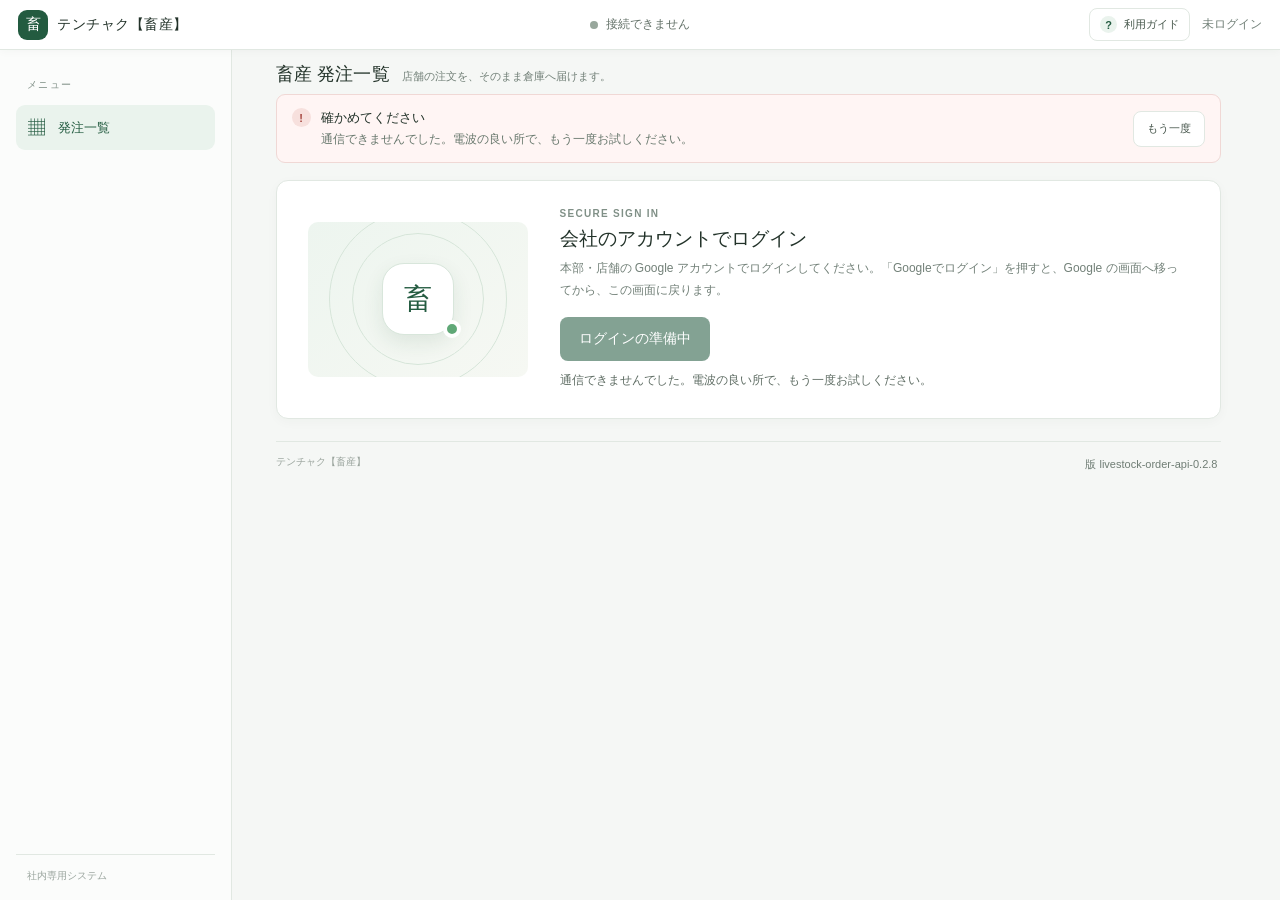
<file: index.html>
<!doctype html>
<html lang="ja">
<head>
  <meta charset="utf-8">
  <meta name="viewport" content="width=device-width, initial-scale=1">
  <meta name="color-scheme" content="light">
  <meta http-equiv="Content-Security-Policy" content="default-src 'self'; script-src 'self' https://accounts.google.com/gsi/client; style-src 'self' https://accounts.google.com/gsi/style 'sha256-RU4sU0AaS8IBGZx8XrGt/pa9A5SLA3dQszGeqT5L3Kw='; connect-src 'self' https://accounts.google.com/gsi/ https://script.google.com https://script.googleusercontent.com; frame-src https://accounts.google.com/gsi/; img-src 'self' data:; object-src 'none'; base-uri 'none'; form-action 'self'">
  <meta name="referrer" content="no-referrer">
  <title>テンチャク【畜産】</title>
  <meta name="application-name" content="テンチャク畜産">
  <meta name="apple-mobile-web-app-title" content="テンチャク畜産">
  <script src="oauth-return.js?v=livestock-order-api-0.2.8"></script>
  <link rel="stylesheet" href="styles.css?v=livestock-order-api-0.2.8">
  <script src="config.js?v=livestock-order-api-0.2.8" defer></script>
  <script src="login.js?v=livestock-order-api-0.2.8" defer></script>
  <script src="search-norm.js?v=livestock-order-api-0.2.8" defer></script>
  <script src="search-words.js?v=livestock-order-api-0.2.8" defer></script>
  <script src="product-sheet.js?v=livestock-order-api-0.2.8" defer></script>
  <script src="order-book.js?v=livestock-order-api-0.2.8" defer></script>
  <script src="app.js?v=livestock-order-api-0.2.8" defer></script>
  <link rel="icon" href="favicon.svg" type="image/svg+xml">
</head>
<body>
  <header class="topbar">
    <a class="brand" href="#main" aria-label="テンチャク【畜産】 ホーム">
      <span class="brand-mark" aria-hidden="true">畜</span>
      <span><strong>テンチャク【畜産】</strong></span>
    </a>
    <div class="topbar-center"><span class="live-dot"></span><span id="status-label">接続を準備しています</span></div>
    <div class="account-area">
      <a class="guide-button" href="guide.html" aria-label="利用ガイドを開く"><span aria-hidden="true">?</span>利用ガイド</a>
      <span id="account-label" class="account-label">未ログイン</span>
      <button id="signout-button" class="button button-quiet" type="button" hidden>ログアウト</button>
    </div>
  </header>

  <div class="app-shell">
    <aside class="sidebar" aria-label="メインメニュー">
      <div class="sidebar-label">メニュー</div>
      <nav>
        <a class="nav-link is-current" href="#main"><span class="nav-icon" aria-hidden="true">▦</span>発注一覧</a>
      </nav>
      <div class="sidebar-footer">社内専用システム</div>
    </aside>

    <main id="main" class="main-content">
      <section class="page-heading">
        <div class="page-title">
          <h1>畜産 発注一覧</h1>
          <p class="page-subtitle">店舗の注文を、そのまま倉庫へ届けます。</p>
        </div>
        <div id="period-control" class="period-control" hidden>
          <label for="month-select">対象月 <a class="help-icon" href="guide.html#month" title="対象月の切り替えについて" aria-label="対象月の説明を開く">?</a></label>
          <select id="month-select" aria-label="対象月"></select>
          <button id="print-button" class="button button-secondary" type="button">印刷</button>
          <button id="excel-button" class="button button-secondary" type="button" hidden>Excel でダウンロード</button>
        </div>
      </section>

      <section id="notice" class="notice notice-info" role="status" aria-live="polite" hidden>
        <span class="notice-icon" aria-hidden="true">i</span>
        <div><strong>お知らせ</strong><p></p></div>
      </section>

      <section id="login-panel" class="login-panel" aria-labelledby="login-title">
        <div class="login-illustration" aria-hidden="true"><span>畜</span><i>●</i></div>
        <div class="login-copy">
          <div class="eyebrow">SECURE SIGN IN</div>
          <h2 id="login-title">会社のアカウントでログイン</h2>
          <p>本部・店舗の Google アカウントでログインしてください。「Googleでログイン」を押すと、Google の画面へ移ってから、この画面に戻ります。</p>
          <div id="inapp-warning" class="inapp-warning" role="alert" hidden></div>
          <button id="login-button" class="button button-primary button-login" type="button" disabled>ログインの準備中</button>
          <p id="login-help" class="login-help" aria-live="polite">接続先を確かめています。</p>
        </div>
      </section>

      <section id="workspace" hidden>
        <div id="print-head" class="print-only" aria-hidden="true"></div>
        <div class="summary-line" id="summary-strip"></div>
        <p id="role-notice" class="role-notice" hidden></p>
        <div id="lead-warning" class="lead-warning" role="status" hidden></div>
        <section class="toolbar" aria-label="一覧の操作">
          <div class="view-tabs" role="tablist" aria-label="表示の切り替え">
            <button class="view-tab is-active" type="button" data-view="week" role="tab" aria-selected="true">週ごと</button>
            <button class="view-tab" type="button" data-view="month" role="tab" aria-selected="false">月間合計</button>
          </div>
          <div class="search-area"><div class="search-box"><span aria-hidden="true">⌕</span><input id="product-search" type="search" placeholder="商品を探す（ひらがな・ローマ字・JANでも）" aria-label="商品名・メーカー・規格・JANで探す" autocomplete="off" aria-controls="search-suggestions" aria-expanded="false"><a class="help-icon" href="guide.html#search" title="商品の探し方の説明" aria-label="商品の探し方の説明を開く">?</a></div><div id="search-suggestions" class="search-suggestions" hidden></div></div>
          <div id="role-actions" class="role-actions"></div>
        </section>
        <div id="order-content" class="order-content" aria-live="polite"></div>
        <div id="print-all" class="print-only" aria-hidden="true"></div>
      </section>

      <footer class="page-footer"><span>テンチャク【畜産】</span><span id="app-version" class="app-version">版 livestock-order-api-0.2.8</span></footer>
    </main>
  </div>
  <div id="progress" class="progress-overlay" role="status" aria-live="polite" hidden><div><i aria-hidden="true"></i><span>読み込んでいます…</span></div></div>
  <div id="toast" class="toast" role="status" aria-live="polite" hidden></div>
  <div id="modal-root"></div>
</body>
</html>
</file>
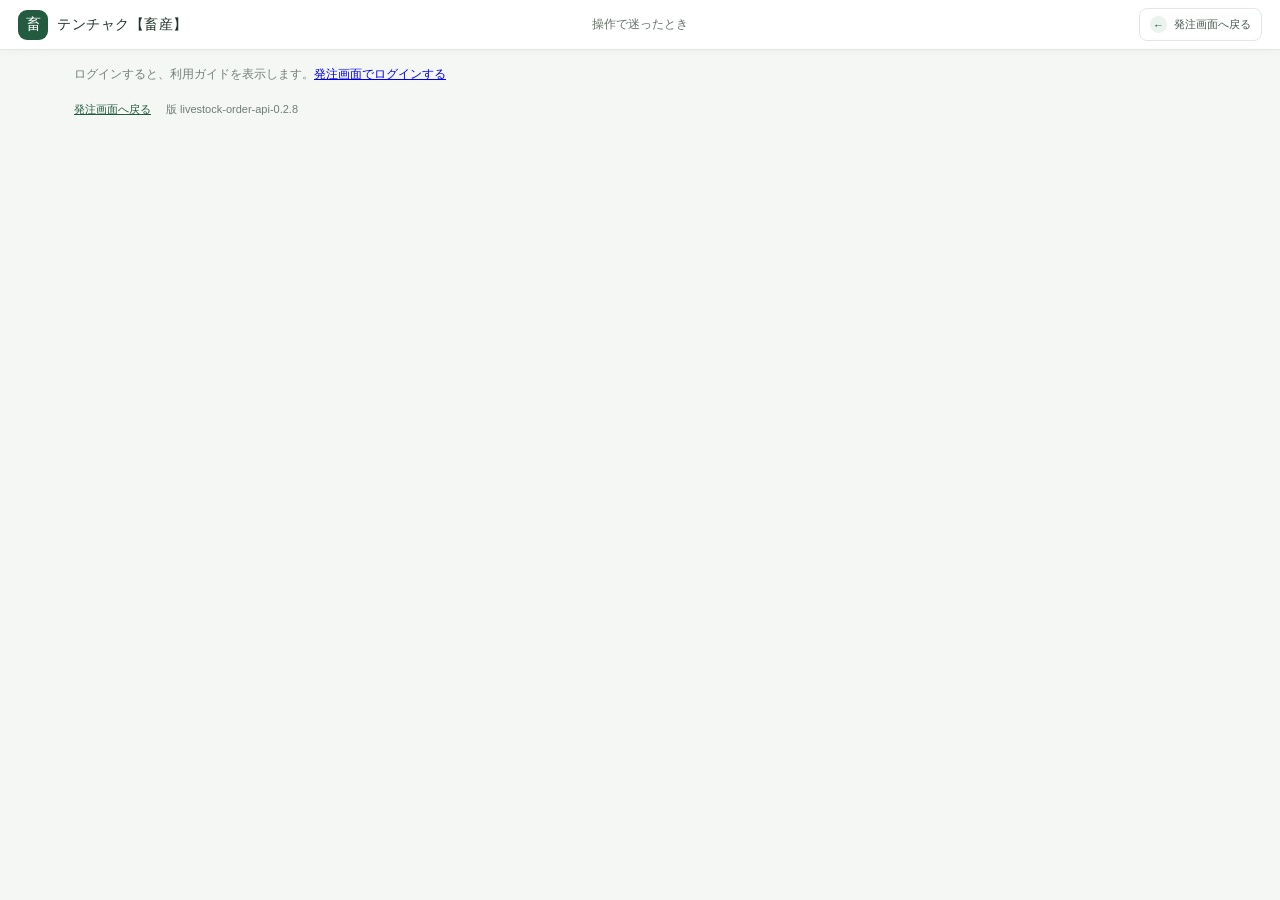
<file: guide.html>
<!doctype html>
<html lang="ja">
<head>
  <meta charset="utf-8">
  <meta name="viewport" content="width=device-width, initial-scale=1">
  <meta name="color-scheme" content="light">
  <meta http-equiv="Content-Security-Policy" content="default-src 'self'; script-src 'self'; style-src 'self'; connect-src 'self' https://script.google.com https://script.googleusercontent.com; img-src 'self' data:; object-src 'none'; base-uri 'none'; form-action 'self'">
  <meta name="referrer" content="no-referrer">
  <title>利用ガイド | テンチャク【畜産】</title>
  <script src="oauth-return.js?v=livestock-order-api-0.2.8"></script>
  <link rel="stylesheet" href="styles.css?v=livestock-order-api-0.2.8">
  <script src="config.js?v=livestock-order-api-0.2.8" defer></script>
  <script src="guide.js?v=livestock-order-api-0.2.8" defer></script>
  <link rel="icon" href="favicon.svg" type="image/svg+xml">
</head>
<body class="guide-page">
  <header class="topbar">
    <a class="brand" href="index.html" aria-label="発注画面へ戻る"><span class="brand-mark" aria-hidden="true">畜</span><span><strong>テンチャク【畜産】</strong></span></a>
    <div class="topbar-center"><span>操作で迷ったとき</span></div>
    <div class="account-area"><a class="guide-button guide-return" href="index.html"><span aria-hidden="true">←</span>発注画面へ戻る</a></div>
  </header>
  <main class="guide-main">
    <p id="guide-status" class="guide-intro" role="status">ログインすると、利用ガイドを表示します。<a href="index.html">発注画面でログインする</a></p>
    <div id="guide-root" hidden>
      <section id="guide-flow" class="guide-flow" aria-label="発注の流れ" hidden></section>
      <div id="guide-tabs" class="guide-tabs" role="tablist" aria-label="役割で選ぶ"></div>
      <div class="guide-layout">
        <nav id="guide-toc" class="guide-nav" aria-label="目次"></nav>
        <div id="guide-content" class="guide-sections" aria-live="polite">
          <section class="week-card guide-placeholder" aria-hidden="true"><div class="skeleton-line"></div><div class="skeleton-line short"></div></section>
        </div>
      </div>
    </div>
    <p class="guide-support"><a href="index.html">発注画面へ戻る</a>　<span class="app-version">版 livestock-order-api-0.2.8</span></p>
  </main>
</body>
</html>
</file>
<file: styles.css>
:root{font-family:"Noto Sans JP",Meiryo,sans-serif;color:#223229;background:#f5f7f5;font-synthesis:none;text-rendering:optimizeLegibility;--green:#235b40;--green-dark:#17442f;--green-soft:#eaf3ed;--ink:#223229;--muted:#728078;--line:#e1e8e2;--surface:#fff;--amber:#a66a16;--red:#a4443d;--fixed-header:68px;--fixed-side:232px}
*{box-sizing:border-box}html{scroll-behavior:smooth}body{margin:0;min-width:320px}.topbar{height:var(--fixed-header);position:fixed;inset:0 0 auto;z-index:20;display:flex;align-items:center;justify-content:space-between;padding:0 26px;background:#fff;border-bottom:1px solid var(--line);box-shadow:0 2px 8px #18382208}.brand{display:flex;align-items:center;gap:11px;color:var(--ink);text-decoration:none;min-width:var(--fixed-side)}.brand-mark{display:grid;place-items:center;width:36px;height:36px;border-radius:11px;background:var(--green);color:#fff;font-weight:700}.brand strong,.brand small{display:block}.brand strong{font-size:14px;letter-spacing:.04em}.brand small{margin-top:1px;color:var(--muted);font-size:10px}.topbar-center{display:flex;align-items:center;gap:8px;color:#647269;font-size:12px}.live-dot{width:8px;height:8px;background:#98a79c;border-radius:50%}.live-dot.is-ready{background:#4fa36a;box-shadow:0 0 0 3px #e4f2e8}.account-area{display:flex;align-items:center;justify-content:flex-end;gap:12px;min-width:var(--fixed-side)}.account-label{color:var(--muted);font-size:12px}.app-shell{display:block;padding-top:var(--fixed-header)}.sidebar{position:fixed;top:var(--fixed-header);bottom:0;left:0;z-index:10;display:flex;flex-direction:column;width:var(--fixed-side);padding:28px 16px 17px;background:#fbfcfb;border-right:1px solid var(--line)}.sidebar-label,.eyebrow{color:#809087;font-size:10px;font-weight:700;letter-spacing:.13em}.sidebar-label{padding:0 11px 13px}.sidebar nav{display:grid;gap:5px}.nav-link{display:flex;align-items:center;gap:12px;padding:11px;border-radius:9px;color:#627068;text-decoration:none;font-size:13px}.nav-link.is-current{background:var(--green-soft);color:var(--green);font-weight:600}.nav-icon{width:19px;text-align:center;font-size:17px}.side-note{margin-top:34px;padding:15px 13px;border:1px solid var(--line);border-radius:10px;background:#fff}.side-note-icon{display:grid;place-items:center;width:24px;height:24px;border-radius:50%;background:#edf5ef;color:var(--green);font-size:12px}.side-note strong{display:block;margin-top:10px;font-size:12px}.side-note p{margin:6px 0 0;color:var(--muted);font-size:11px;line-height:1.65}.sidebar-footer{margin-top:auto;padding:14px 11px 0;border-top:1px solid var(--line);color:#99a49d;font-size:10px}.main-content{height:calc(100vh - var(--fixed-header));overflow:auto;margin-left:var(--fixed-side);padding:34px clamp(20px,3.4vw,54px) 22px;scrollbar-gutter:stable}.page-heading{display:flex;align-items:flex-end;justify-content:space-between;gap:20px;margin-bottom:21px}.page-heading h1{margin:7px 0 5px;font-size:25px;letter-spacing:.01em}.page-subtitle{margin:0;color:var(--muted);font-size:12px}.period-control{display:flex;align-items:center;gap:10px}.period-control label{color:var(--muted);font-size:11px}.period-control select{min-width:132px;padding:9px 30px 9px 11px;border:1px solid var(--line);border-radius:8px;background:#fff;color:var(--ink);font:inherit;font-size:12px}.notice{display:flex;align-items:flex-start;gap:10px;padding:13px 15px;border:1px solid #dce9df;border-radius:9px;background:#f2f8f3}.notice-icon{display:grid;flex:0 0 auto;place-items:center;width:19px;height:19px;border-radius:50%;background:#dceee1;color:var(--green);font-weight:700;font-size:11px}.notice strong{font-size:12px}.notice p{margin:3px 0 0;color:#68786d;font-size:11px;line-height:1.6}.notice-error{border-color:#f0d8d5;background:#fff5f4}.notice-error .notice-icon{background:#f7e0dd;color:var(--red)}.login-panel{display:grid;grid-template-columns:220px 1fr;align-items:center;gap:32px;margin-top:17px;padding:27px 31px;border:1px solid var(--line);border-radius:12px;background:#fff;box-shadow:0 3px 12px #1c472008}.login-illustration{position:relative;display:grid;place-items:center;height:155px;border-radius:10px;background:linear-gradient(140deg,#edf5ef,#f6f8f3);overflow:hidden}.login-illustration:before,.login-illustration:after{content:"";position:absolute;border:1px solid #d6e5d9;border-radius:50%;width:130px;height:130px}.login-illustration:after{width:176px;height:176px}.login-illustration span{z-index:1;display:grid;place-items:center;width:72px;height:72px;border:1px solid #d8e6db;border-radius:22px;background:#fff;color:var(--green);font-size:28px;font-weight:700;box-shadow:0 8px 20px #1e563019}.login-illustration i{position:absolute;z-index:2;right:calc(50% - 43px);bottom:39px;width:18px;height:18px;border:4px solid #fff;border-radius:50%;background:#60a877;font-size:0}.login-copy h2{margin:7px 0 6px;font-size:19px}.login-copy>p:not(.login-help){max-width:650px;margin:0 0 16px;color:var(--muted);font-size:12px;line-height:1.8}.button{display:inline-flex;align-items:center;justify-content:center;gap:7px;min-height:36px;padding:8px 13px;border:1px solid transparent;border-radius:8px;font-family:inherit;font-size:11px;font-weight:600;cursor:pointer;transition:background .15s,border-color .15s,transform .15s}.button:active{transform:translateY(1px)}.button:disabled{cursor:not-allowed;opacity:.56}.button-primary{background:var(--green);color:#fff}.button-primary:hover:not(:disabled){background:var(--green-dark)}.button-secondary{border-color:var(--line);background:#fff;color:#47564c}.button-secondary:hover{background:#f6f8f6}.button-quiet{border-color:#e5ebe6;background:#fff;color:#58675d}.login-help{margin:9px 0 0!important;color:#929d95!important;font-size:10px!important}.guide-section{margin-top:35px}.section-heading{display:flex;align-items:flex-end;justify-content:space-between;margin-bottom:13px}.section-heading h2{margin:5px 0 0;font-size:17px}.section-count{color:#89958d;font-size:10px}.guide-grid{display:grid;grid-template-columns:repeat(3,minmax(0,1fr));gap:12px}.guide-card{position:relative;min-height:137px;padding:17px 17px 15px;border:1px solid var(--line);border-radius:10px;background:#fff}.guide-number{color:#8ca194;font-size:10px;font-weight:700;letter-spacing:.1em}.guide-card h3{margin:8px 0 6px;font-size:13px}.guide-card p{margin:0;color:#748078;font-size:11px;line-height:1.8}.guide-footnote{margin:10px 1px;color:#8b968e;font-size:10px;line-height:1.7}.page-footer{display:flex;justify-content:space-between;gap:15px;margin-top:22px;padding-top:13px;border-top:1px solid var(--line);color:#9aa49d;font-size:10px}.summary-strip{display:grid;grid-template-columns:repeat(3,minmax(0,1fr));gap:11px;margin:15px 0}.summary-card{padding:12px 15px;border:1px solid var(--line);border-radius:9px;background:#fff}.summary-card span{display:block;color:var(--muted);font-size:10px}.summary-card strong{display:block;margin-top:5px;color:var(--ink);font-size:15px}.toolbar{position:sticky;top:-34px;z-index:6;display:flex;align-items:center;gap:12px;margin:0 -4px 12px;padding:12px 4px;background:#f5f7f5}.view-tabs{display:flex;gap:3px;padding:3px;border:1px solid var(--line);border-radius:8px;background:#fff}.view-tab{padding:7px 10px;border:0;border-radius:6px;background:transparent;color:#728078;font:inherit;font-size:11px;cursor:pointer}.view-tab.is-active{background:var(--green-soft);color:var(--green);font-weight:600}.search-box{display:flex;align-items:center;gap:8px;flex:1;max-width:430px;height:36px;padding:0 10px;border:1px solid var(--line);border-radius:8px;background:#fff;color:#7b8980}.search-box input{width:100%;border:0;outline:0;font:inherit;font-size:11px;color:var(--ink)}.search-box input::placeholder{color:#a6b0a9}.shortcut{white-space:nowrap;color:#a2aca5;font-size:9px}.role-actions{display:flex;gap:7px;margin-left:auto}.setting-card{display:flex;align-items:center;justify-content:space-between;gap:14px;margin-bottom:12px;padding:12px 15px;border:1px solid #dce9df;border-radius:9px;background:#f8fbf8}.order-content{padding-bottom:15px}.empty-state{display:grid;place-items:center;min-height:160px;padding:25px;border:1px dashed #cdd8cf;border-radius:10px;background:#fff;text-align:center;color:#78857c}.empty-state strong{color:var(--ink);font-size:13px}.empty-state p{font-size:11px;line-height:1.7}.week-card{margin-bottom:13px;border:1px solid var(--line);border-radius:10px;background:#fff;overflow:hidden}.week-heading{display:flex;justify-content:space-between;align-items:center;padding:12px 15px;border-bottom:1px solid var(--line)}.week-heading h3{margin:0;font-size:12px}.week-heading span{color:var(--muted);font-size:10px}.table-scroll{overflow:auto;max-height:55vh}.order-table{width:100%;border-collapse:separate;border-spacing:0;font-size:10px;white-space:nowrap}.order-table th,.order-table td{padding:8px 9px;border-bottom:1px solid #edf0ed;text-align:center}.order-table thead th{position:sticky;top:0;z-index:2;background:#f6f8f6;color:#66736a;font-size:9px}.order-table th:first-child,.order-table td:first-child{text-align:left}.order-table td.product-cell{min-width:230px;white-space:normal}.product-cell strong,.product-cell small{display:block}.product-cell small{margin-top:3px;color:#839087;font-size:9px}.store-cell.is-own{background:#f0f7f1}.store-cell input{width:66px;padding:5px;border:1px solid #dfe7e0;border-radius:5px;text-align:right;font:inherit}.store-cell.is-own input{border-color:#8cb79a;background:#fff}.store-cell.is-empty{background:#f1f3f1;color:#afb7b0}.store-cell input:disabled{background:#f3f5f3;color:#526057}.total-cell{font-weight:700}.sold-out{color:#a4443d;font-weight:700;letter-spacing:.05em}.month-table{margin-top:10px}.toast{position:fixed;right:22px;bottom:22px;z-index:50;max-width:min(390px,calc(100vw - 32px));padding:12px 15px;border:1px solid #cddfd1;border-radius:9px;background:#fff;color:var(--green-dark);font-size:12px;box-shadow:0 6px 22px #1838221b}.toast.is-error{border-color:#efcfcb;color:#9c3932}.guide-page-link{color:var(--green)}
@media(max-width:900px){:root{--fixed-side:190px}.main-content{padding-right:23px;padding-left:23px}.login-panel{grid-template-columns:170px 1fr;gap:22px;padding:22px}.toolbar{flex-wrap:wrap}.search-box{order:3;flex-basis:100%;max-width:none}.role-actions{margin-left:auto}}
@media(max-width:680px){:root{--fixed-header:60px;--fixed-side:0px}.topbar{padding:0 14px}.brand{min-width:auto}.brand-mark{width:33px;height:33px}.topbar-center{font-size:10px}.account-area{min-width:auto}.account-label{max-width:100px;overflow:hidden;text-overflow:ellipsis;white-space:nowrap}.sidebar{top:auto;right:0;bottom:0;left:0;width:auto;height:54px;flex-direction:row;align-items:center;justify-content:center;padding:4px 8px;background:#fff;border-top:1px solid var(--line);border-right:0}.sidebar-label,.side-note,.sidebar-footer{display:none}.sidebar nav{display:flex;width:100%;justify-content:space-around}.nav-link{flex-direction:column;gap:1px;padding:4px 18px;font-size:9px}.nav-icon{font-size:15px}.main-content{height:calc(100dvh - var(--fixed-header) - 54px);margin-left:0;padding:24px 14px 18px}.page-heading{align-items:flex-start;flex-direction:column}.page-heading h1{font-size:22px}.period-control{width:100%}.period-control select{flex:1}.login-panel{grid-template-columns:1fr;gap:16px;padding:17px}.login-illustration{height:105px}.login-copy h2{font-size:17px}.guide-section{margin-top:27px}.guide-grid{grid-template-columns:1fr;gap:8px}.guide-card{min-height:auto;padding:13px 14px}.guide-card h3{margin-top:5px}.page-footer{flex-direction:column;gap:4px}.summary-strip{grid-template-columns:1fr;gap:7px}.summary-card{padding:9px 12px}.toolbar{top:-24px;gap:8px;margin-top:0}.view-tabs{order:1}.role-actions{order:2}.search-box{order:3}.role-actions .button{padding:7px 8px}.section-count{display:none}.table-scroll{max-height:48vh}}
@media print{.topbar,.sidebar,.page-heading .period-control,.notice,.login-panel,.toolbar,.guide-section,.page-footer,.role-actions,.summary-strip{display:none!important}.app-shell{padding-top:0}.main-content{height:auto;overflow:visible;margin:0;padding:0}.week-card,.table-scroll{overflow:visible;max-height:none;break-inside:avoid}.order-table thead th{position:static}.order-table th,.order-table td{padding:5px;border:1px solid #bbb;color:#111}.week-card{border:0}.week-heading{padding:5px 0}}
.product-details{margin-top:4px;color:#718078;font-size:9px}.product-details summary{width:fit-content;color:#37744a;cursor:pointer;font-weight:600}.product-details span{display:block;margin-top:4px;line-height:1.7}.order-table th small{display:block;margin-top:2px;color:#79867d;font-size:8px;font-weight:400}
.outside-month-row{color:#a3aca5;background:#f7f8f7}.outside-month-row .product-cell strong{color:#929b94}.outside-month-row .store-cell{background:#f4f5f4}
.product-manager-row{display:grid;grid-template-columns:minmax(0,1fr) auto;align-items:center;gap:7px}.product-month-toggle{min-width:100px;white-space:nowrap;font-size:10px}
.search-area{position:relative;flex:1;max-width:430px}.search-area .search-box{max-width:none}.search-suggestions{position:absolute;top:calc(100% + 5px);left:0;right:0;z-index:15;max-height:300px;overflow:auto;border:1px solid var(--line);border-radius:9px;background:#fff;box-shadow:0 8px 24px #173b221a}.suggestion-item{display:block;width:100%;padding:10px 12px;border:0;border-bottom:1px solid #edf1ed;background:#fff;text-align:left;cursor:pointer}.suggestion-item:hover,.suggestion-item:focus{background:#f0f7f1}.suggestion-item strong,.suggestion-item small{display:block}.suggestion-item strong{color:var(--ink);font-size:11px}.suggestion-item small{margin-top:3px;color:var(--muted);font-size:9px}.cap-hint{color:var(--amber)!important;font-weight:600}.soldout-row{background:#f2f3f2;color:#818981}.soldout-row .product-cell strong{color:#818981}.soldout-row td{background:#f2f3f2!important}.cap-input{width:76px;padding:5px;border:1px solid #cadbcd;border-radius:5px;font:inherit;text-align:right}.modal-backdrop{position:fixed;inset:0;z-index:40;display:grid;place-items:center;padding:18px;background:#10281bb8}.modal-card{width:min(590px,100%);max-height:min(88vh,840px);overflow:auto;border-radius:13px;background:#fff;box-shadow:0 18px 60px #07150c55}.modal-heading{position:sticky;top:0;z-index:1;display:flex;align-items:center;justify-content:space-between;padding:16px 20px;border-bottom:1px solid var(--line);background:#fff}.modal-heading h2{margin:0;font-size:16px}.modal-close{width:30px;height:30px;border:0;border-radius:7px;background:#f1f4f1;color:#607067;font-size:20px;cursor:pointer}.modal-form{display:grid;gap:12px;padding:19px 20px 20px}.modal-form>label,.form-grid label{display:grid;gap:5px;color:#637168;font-size:10px}.modal-form input:not([type=checkbox]){width:100%;min-height:36px;padding:8px 10px;border:1px solid var(--line);border-radius:7px;background:#fff;color:var(--ink);font:inherit;font-size:11px}.modal-form .check-line{display:flex;align-items:center;gap:8px;color:var(--ink);font-size:11px}.form-grid{display:grid;grid-template-columns:1fr 1fr;gap:10px}.modal-actions{display:flex;justify-content:flex-end;gap:8px;margin-top:7px;padding-top:13px;border-top:1px solid var(--line)}
@media(max-width:900px){.search-area{order:3;flex-basis:100%;max-width:none}}
@media(max-width:680px){.search-area{order:3;flex-basis:100%}.form-grid{grid-template-columns:1fr}}
.toolbar{top:0}
.product-manager{padding:16px 20px 20px}.product-manager-search{width:100%;height:36px;padding:8px 10px;border:1px solid var(--line);border-radius:7px;font:inherit;font-size:11px}.product-manager-list{display:grid;gap:5px;max-height:55vh;overflow:auto;margin-top:10px}.product-manager-item{display:flex;align-items:center;justify-content:space-between;gap:14px;padding:10px 11px;border:1px solid var(--line);border-radius:7px;background:#fff;text-align:left;cursor:pointer}.product-manager-item:hover{border-color:#a7c5ae;background:#f5faf6}.product-manager-item strong{font-size:11px}.product-manager-item small{color:var(--muted);font-size:9px;text-align:right}
.product-manager-actions{display:flex;align-items:center;gap:9px}.product-manager-actions .product-manager-search{flex:1;min-width:0}.product-month-toggle{white-space:nowrap}.product-manager-row{display:grid;grid-template-columns:minmax(0,1fr) auto;align-items:center;gap:8px}.product-manager-row .product-manager-item{min-width:0}.product-manager-row .product-manager-item small{overflow-wrap:anywhere}
.audit-modal{width:min(860px,100%)}.audit-list{display:grid;gap:8px;max-height:72vh;overflow:auto;padding:14px 18px 20px}.audit-item{padding:11px 12px;border:1px solid var(--line);border-radius:8px;background:#fff}.audit-line{display:flex;align-items:center;gap:12px}.audit-line strong{font-size:11px}.audit-line time{margin-left:auto;color:var(--muted);font-size:9px}.audit-result{padding:3px 7px;border-radius:10px;background:#edf5ef;color:var(--green);font-size:9px}.audit-result.is-denied{background:#fff0ee;color:#9c3932}.audit-item>p{margin:6px 0;color:var(--muted);font-size:9px}.audit-item details{border-top:1px solid #edf1ed;padding-top:6px}.audit-item summary{color:#5d7163;font-size:9px;cursor:pointer}.audit-diff{display:grid;grid-template-columns:1fr 1fr;gap:10px;margin-top:7px}.audit-diff>div{min-width:0}.audit-diff b,.audit-diff code{display:block}.audit-diff b{margin-bottom:4px;color:#7a887e;font-size:9px}.audit-diff code{max-height:160px;overflow:auto;padding:8px;border-radius:6px;background:#f5f7f5;color:#34463a;font:9px/1.5 ui-monospace,monospace;white-space:pre-wrap;overflow-wrap:anywhere}
[hidden]{display:none!important}.guide-button{display:inline-flex;align-items:center;gap:7px;padding:7px 10px;border:1px solid var(--line);border-radius:8px;background:#fff;color:#46574b;text-decoration:none;font-size:11px;font-weight:600;white-space:nowrap}.guide-button:hover{border-color:#b5caba;background:#f6faf7;color:var(--green)}.guide-button span{display:grid;place-items:center;width:17px;height:17px;border-radius:50%;background:var(--green-soft);color:var(--green);font-size:11px}.help-icon{display:inline-grid;place-items:center;width:16px;height:16px;margin-left:3px;border:1px solid #cad8cd;border-radius:50%;color:#567662;text-decoration:none;font-size:10px;font-weight:600;vertical-align:middle}.help-icon:hover,.help-icon:focus{border-color:var(--green);background:var(--green);color:#fff}.guide-page{background:#f5f7f5}.guide-main{height:calc(100vh - var(--fixed-header));overflow:auto;max-width:920px;margin:var(--fixed-header) auto 0;padding:36px 28px 50px}.guide-main h1{margin:8px 0;font-size:26px}.guide-intro{margin:0;color:var(--muted);font-size:12px}.guide-toc{display:flex;flex-wrap:wrap;gap:7px;margin:22px 0 18px;padding:12px;border:1px solid var(--line);border-radius:10px;background:#fff}.guide-toc a{padding:6px 9px;border-radius:6px;background:#f3f7f3;color:var(--green);text-decoration:none;font-size:10px}.guide-toc a:hover{background:#e6f1e8}.guide-sections{display:grid;gap:8px}.guide-sections section{scroll-margin-top:16px}.guide-sections details{border:1px solid var(--line);border-radius:9px;background:#fff}.guide-sections summary{position:relative;padding:14px 42px 14px 15px;color:#2b3c31;font-size:12px;font-weight:600;cursor:pointer;list-style:none}.guide-sections summary::-webkit-details-marker{display:none}.guide-sections summary:after{content:"＋";position:absolute;right:15px;top:12px;color:#7f9284;font-size:14px}.guide-sections details[open] summary:after{content:"−"}.guide-detail{padding:0 16px 15px;border-top:1px solid #edf1ed;color:#68766d;font-size:11px;line-height:1.85}.guide-detail p{margin:11px 0 0}.guide-detail ul,.guide-detail ol{margin:11px 0 0;padding-left:20px}.guide-detail li+li{margin-top:4px}.guide-support{margin-top:19px;font-size:11px}.guide-support a{color:var(--green)}
.toolbar,.role-actions{flex-wrap:wrap}
@media(max-width:680px){.account-area{gap:6px}.account-label{display:none}.guide-button{padding:6px 8px;font-size:10px}.guide-main{height:calc(100dvh - var(--fixed-header));padding:25px 14px 38px}.guide-main h1{font-size:23px}.guide-toc{gap:5px;padding:9px}.guide-toc a{padding:6px 7px;font-size:9px}.guide-sections summary{padding:13px 38px 13px 12px}.guide-detail{padding:0 12px 13px}.audit-line{flex-wrap:wrap;gap:6px}.audit-line time{margin-left:0}.audit-diff{grid-template-columns:1fr}.audit-list{padding:11px}.role-actions{width:100%;justify-content:flex-end}}
/* 0.2.0: 読みやすい大きさ・自店の強調（Q4A）・左の列の固定・保存していない入力・ログインの案内・版の表示 */
.order-table{font-size:12px}.order-table thead th{font-size:11px}.order-table th small{font-size:9px}.product-cell small{font-size:10px}.product-details{font-size:10px}
.order-table .col-date{position:sticky;left:0;z-index:1;min-width:64px;width:64px;background:#fff}
.order-table .col-maker{position:sticky;left:64px;z-index:1;min-width:96px;max-width:120px;white-space:normal;background:#fff;text-align:left}
.order-table .col-product{position:sticky;left:160px;z-index:1;background:#fff;box-shadow:inset -1px 0 0 #dfe7e0}
.month-table .col-maker{left:0}.month-table .col-product{left:96px}
.order-table thead th.col-date,.order-table thead th.col-maker,.order-table thead th.col-product{z-index:4;background:#f6f8f6}
.soldout-row .col-date,.soldout-row .col-maker,.soldout-row .col-product{background:#f2f3f2}
.outside-month-row .col-date,.outside-month-row .col-maker,.outside-month-row .col-product{background:#f7f8f7}
.maker-inline{display:none!important}
.order-table thead th.store-head.is-own{background:#2f7a52;color:#fff;box-shadow:inset 0 -3px 0 #1d5b3a}
.order-table thead th.store-head.is-own small{color:#e3f2e8}
.own-badge{display:inline-block;margin:0 0 3px;padding:1px 7px;border-radius:9px;background:#fff;color:#1d5b3a;font-size:10px;font-weight:700;letter-spacing:.04em}
.store-cell.is-own,.store-cell.is-own.is-empty{background:#e2f1e6;box-shadow:inset 2px 0 0 #6aa982,inset -2px 0 0 #6aa982;color:#1d4a31}
.store-cell.is-own input:not(:disabled){border:2px solid #3f8a5f;background:#fff;font-weight:700}
.store-cell input{width:68px;font-size:13px}
.store-cell input.is-pending{border-color:#d29a2e!important;background:#fff8e8!important}
.save-orders.has-pending{box-shadow:0 0 0 3px #f3dcae}
.summary-strip.has-four{grid-template-columns:repeat(4,minmax(0,1fr))}
.summary-card strong{font-size:16px}
.role-notice{margin:0 0 12px;padding:11px 14px;border:1px solid #cfe3d5;border-left:4px solid #3f8a5f;border-radius:8px;background:#f4faf5;color:#2b4434;font-size:13px;line-height:1.7}
.role-notice.is-wait{border-color:#ecd9b4;border-left-color:#c58a1e;background:#fffaf0;color:#5b4210}
.button-login{min-height:44px;padding:10px 18px;font-size:14px}
.login-help{font-size:12px!important;color:#5f6d64!important;line-height:1.7}
.inapp-warning{margin:0 0 14px;padding:12px 14px;border:2px solid #e2b55a;border-radius:10px;background:#fff8e8;color:#5b4210;font-size:12px;line-height:1.7}
.inapp-warning strong{display:block;font-size:13px}.inapp-warning p{margin:4px 0}.inapp-warning .button{margin:6px 0}
.inapp-url{display:block;margin-top:4px;padding:7px 8px;border:1px solid #ecd9b4;border-radius:7px;background:#fff;color:#334;font-size:11px;word-break:break-all;user-select:all;-webkit-user-select:all}
.progress-overlay{position:fixed;inset:0;z-index:60;display:grid;place-items:center;background:#f5f7f5cc}
.progress-overlay>div{display:flex;align-items:center;gap:12px;padding:16px 20px;border:1px solid var(--line);border-radius:12px;background:#fff;box-shadow:0 8px 26px #1838221f;color:var(--ink);font-size:14px}
.progress-overlay i{width:18px;height:18px;border:3px solid #cfe3d5;border-top-color:var(--green);border-radius:50%;animation:spin .9s linear infinite}
@keyframes spin{to{transform:rotate(360deg)}}
.app-version{color:#6f7d74;font-size:11px;cursor:pointer;-webkit-user-select:none;user-select:none;-webkit-touch-callout:none;border-radius:6px;padding:2px 4px}.app-version:focus-visible{outline:2px solid #2f7a4c;outline-offset:2px}.app-version.is-mismatch{padding:2px 8px;border-radius:7px;background:#fff0ee;color:#9c3932;font-weight:700}
.form-note{margin:-4px 0 0;color:#6b5a2e;font-size:11px;line-height:1.6}
.notice p{font-size:12px}.notice strong{font-size:13px}
@media(max-width:900px){.summary-strip.has-four{grid-template-columns:repeat(2,minmax(0,1fr))}}
@media(max-width:680px){
  .order-table .col-maker{display:none}
  .maker-inline{display:block!important;margin:0 0 2px!important}
  .order-table .col-date{min-width:54px;width:54px}
  .order-table .col-product{left:54px;min-width:140px;max-width:160px}
  .month-table .col-product{left:0}
  .summary-strip.has-four{grid-template-columns:1fr 1fr}
  .role-notice{font-size:12px}
}
@media print{.order-table .col-date,.order-table .col-maker,.order-table .col-product{position:static;box-shadow:none}.role-notice,.progress-overlay,.inapp-warning{display:none!important}.store-cell input{border:0;background:transparent;width:auto}}
/* 0.2.0 の直し: 商品の欄は左寄せ・スマホでは商品の欄を細く・上の札を小さく・保存のボタンを表示の切り替えと同じ行に */
.order-table td.col-product{text-align:left}
@media(max-width:680px){
  .order-table th.col-product,.order-table td.col-product{min-width:136px;max-width:150px;width:146px}
  .summary-card{padding:7px 10px}.summary-card span{font-size:10px}.summary-card strong{margin-top:2px;font-size:14px}
  .toolbar .role-actions{width:auto;margin-left:auto}
  .page-heading{margin-bottom:12px}.page-subtitle{display:none}
}
/* 見るだけの欄は数だけ（倉庫・ほかの店）。注文のある欄は白地に太字・無い欄は灰色 */
.qty-view{display:inline-block;min-width:44px;min-height:20px;font-size:13px;font-weight:700;color:#17442f}
.store-cell.has-qty{background:#fff}
.store-cell.is-empty:not(.is-own){background:#eceeec}
.outside-month-row .store-cell.is-empty:not(.is-own){background:#f4f5f4}
.week-card{scroll-margin-top:72px}
/* 0.2.3: 商品マスターの登録用紙（ダウンロード・アップロード・確かめの表）・似た商品の候補・税込と値入率の自動の印 */
.product-modal{width:min(680px,100%)}.upload-modal{width:min(1000px,100%)}
a.button{text-decoration:none}
.product-sheet-actions{display:flex;flex-wrap:wrap;align-items:center;gap:8px;margin-top:10px;padding:9px 11px;border:1px dashed #c9dacd;border-radius:8px;background:#f8fbf8}
.product-sheet-actions>span{display:flex;align-items:center;gap:6px;margin-right:auto;color:#53645a;font-size:11px;font-weight:600}
.product-manager-empty{margin:6px 0;padding:16px 14px;border:1px dashed #cdd8cf;border-radius:8px;background:#fff;color:var(--ink);font-size:12px;line-height:1.7;text-align:center}
.sheet-view{display:grid;gap:12px;padding:16px 20px 20px}
.sheet-files{display:flex;flex-wrap:wrap;align-items:flex-start;gap:10px}.sheet-files ul{display:grid;flex:1;gap:5px;min-width:240px;margin:0;padding:0;list-style:none}
.sheet-files li{display:flex;align-items:center;justify-content:space-between;gap:10px;padding:6px 6px 6px 11px;border:1px solid var(--line);border-radius:7px;background:#fff}
.sheet-files li span{display:flex;align-items:baseline;gap:9px;min-width:0}.sheet-files li strong{font-size:12px;overflow-wrap:anywhere}.sheet-files li small{color:var(--muted);font-size:11px;white-space:nowrap}
.sheet-files .button-quiet{min-height:28px;padding:4px 10px}
.sheet-file-errors{padding:11px 14px;border:1px solid #f0d8d5;border-radius:9px;background:#fff5f4;color:#7d2f29;font-size:12px;line-height:1.7}.sheet-file-errors ul{margin:4px 0 0;padding-left:20px}
.sheet-counts{display:grid;grid-template-columns:repeat(4,minmax(0,1fr));gap:8px}
.sheet-count{padding:9px 12px;border:1px solid var(--line);border-left-width:4px;border-radius:8px;background:#fff}.sheet-count span{display:block;color:var(--muted);font-size:11px}.sheet-count b{display:block;margin-top:2px;font-size:20px}
.sheet-count.is-new{border-left-color:#2f7a52}.sheet-count.is-update{border-left-color:#c58a1e}.sheet-count.is-same{border-left-color:#b9c3bc}.sheet-count.is-error{border-left-color:var(--red)}
.sheet-message{margin:0;padding:10px 13px;border:1px solid #cfe3d5;border-left:4px solid #3f8a5f;border-radius:8px;background:#f4faf5;color:#2b4434;font-size:12px;line-height:1.7}
.sheet-message.is-error{border-color:#f0d8d5;border-left-color:var(--red);background:#fff5f4;color:#7d2f29;font-weight:600}
.sheet-table-wrap{max-height:48vh;overflow:auto;border:1px solid var(--line);border-radius:8px}
.sheet-table{width:100%;border-collapse:separate;border-spacing:0;font-size:12px}
.sheet-table th{position:sticky;top:0;z-index:1;padding:7px 9px;border-bottom:1px solid var(--line);background:#f6f8f6;color:#66736a;font-size:11px;text-align:left;white-space:nowrap}
.sheet-table td{padding:8px 9px;border-bottom:1px solid #edf0ed;vertical-align:top}
.sheet-at{white-space:nowrap;color:#5b6b61}.sheet-product strong,.sheet-product small{display:block}.sheet-product small{margin-top:2px;color:var(--muted);font-size:11px}
.sheet-badge{display:inline-block;padding:2px 8px;border-radius:10px;font-size:11px;font-weight:700;white-space:nowrap}
.sheet-badge.is-new{background:#e2f1e6;color:#1d5b3a}.sheet-badge.is-update{background:#fff3dc;color:#7a5410}.sheet-badge.is-same{background:#eef1ee;color:#68766d}.sheet-badge.is-error{background:#fde8e5;color:#9c3932}
.sheet-line.is-error td{background:#fffafa}
.sheet-reasons,.sheet-changes{margin:0;padding-left:16px;line-height:1.6}.sheet-reasons{color:#8d322b}
.sheet-changes b{margin-right:4px;color:#5b6b61;font-weight:600}.sheet-changes small{margin-left:3px;color:#3f7a56}
.sheet-same summary{cursor:pointer;color:#5d7163;font-size:12px}.sheet-same .sheet-table-wrap{margin-top:7px}
.sheet-add-month{display:flex;align-items:center;gap:8px;color:var(--ink);font-size:12px}
.sheet-actions{display:flex;flex-wrap:wrap;justify-content:flex-end;gap:8px;padding-top:12px;border-top:1px solid var(--line)}
.similar-products{display:grid;gap:5px;margin-top:-4px;padding:9px 10px;border:1px solid #ecd9b4;border-radius:8px;background:#fffaf0}
.similar-head{margin:0 0 2px;color:#5b4210;font-size:11px;line-height:1.6}
.similar-item{display:block;width:100%;padding:7px 9px;border:1px solid #ecd9b4;border-radius:6px;background:#fff;text-align:left;cursor:pointer;font:inherit}
.similar-item:hover,.similar-item:focus{border-color:#c58a1e;background:#fff6e2}.similar-item strong,.similar-item small{display:block}.similar-item strong{font-size:12px;color:var(--ink)}.similar-item small{margin-top:2px;color:var(--muted);font-size:10px}
/* 0.2.8 税込（総額）・値入率＝自動の欄（入れられない・Tab で止まらない）: 灰色の地・点線の枠・見出しの横に「自動」。数は濃い字で読める（4.5:1 以上） */
.modal-form input.auto-field{border:1px dashed #94a39a;background:#eceff0;color:#1f2f26;cursor:default}
.modal-form input.auto-field::placeholder{color:#55645a;opacity:1}
.modal-form input.auto-field:focus{outline:none;box-shadow:none}
.auto-tag{margin-left:6px;padding:0 6px;border-radius:9px;background:#dfe5e1;color:#2f4237;font-size:10px;font-weight:700}
.auto-note{color:#6b4e16}
.calc-note{margin:-2px 0 0;color:#5b6b61}
.guide-detail h3{margin:14px 0 0;color:var(--ink);font-size:12px}
@media(max-width:680px){.sheet-counts{grid-template-columns:1fr 1fr}.product-sheet-actions>span{width:100%}.sheet-table{font-size:11px}}
/* 0.2.3: 見出しを小さく（PO「ヘッダも無駄に冗長に広い」）・表を画面の上の方から・店は自店の1列・行の確定と未確定の印・印刷の上の1行と凡例 */
:root{--fixed-header:50px}
.topbar{padding:0 18px}.brand{gap:9px}.brand-mark{width:30px;height:30px;border-radius:9px;font-size:15px}.brand strong{font-size:14px}
.account-label{max-width:180px;overflow:hidden;text-overflow:ellipsis;white-space:nowrap}
.main-content{padding-top:12px}
.page-heading{align-items:center;margin-bottom:8px;gap:12px}
.page-title{display:flex;align-items:baseline;flex-wrap:wrap;gap:4px 12px;min-width:0}
.page-heading h1{margin:0;font-size:18px}.page-subtitle{font-size:11px}
.period-control{flex-wrap:wrap;gap:8px}.period-control .button{min-height:34px;padding:6px 11px}.period-control select{padding:7px 28px 7px 10px}
.summary-line{display:flex;flex-wrap:wrap;align-items:center;margin:0 0 8px;border:1px solid var(--line);border-radius:8px;background:#fff;font-size:13px}
.summary-item{display:inline-flex;align-items:center;gap:6px;min-height:32px;padding:4px 12px;border-left:1px solid var(--line)}.summary-item:first-child{border-left:0}
.summary-item small{color:var(--muted);font-size:11px}.summary-item b{color:var(--ink);font-weight:700}
.summary-item.is-open b{color:#1d5b3a}.summary-item.is-closed b,.summary-item.is-wait b{color:#7a5410}
.role-notice{margin:0 0 8px;padding:7px 12px;font-size:12px;line-height:1.6}
.toolbar{margin-bottom:8px;padding:8px 4px}
.week-heading{padding:8px 12px}
.unit-note{margin-left:4px;padding:1px 7px;border:1px solid #cfe3d5;border-radius:9px;background:#f4faf5;color:#2b4434;font-size:11px;font-weight:600}
.order-table.is-single{width:auto}.order-table.is-single .store-head,.order-table.is-single .store-cell{min-width:96px}
.row-status{display:block;width:fit-content;margin-top:3px;padding:0 5px;border:1px solid #c9d6cc;border-radius:7px;background:#fff;color:#46574b;font-size:10px;font-weight:600;line-height:1.5}
.row-status.is-open,.row-status.is-nodeadline{border-style:dashed;border-color:#d9b979;color:#7a5410}
.status-legend{margin:0;padding:6px 12px 8px;border-top:1px solid #edf0ed;color:#5f6d64;font-size:11px;line-height:1.6}
.print-only{display:none}
@media(max-width:680px){
  :root{--fixed-header:48px}
  .topbar{padding:0 12px}.brand-mark{width:28px;height:28px}
  .main-content{padding-top:10px}
  .page-heading{flex-direction:row;flex-wrap:wrap;align-items:center;margin-bottom:6px}.page-heading h1{font-size:16px}
  .summary-item{min-height:30px;padding:3px 9px;font-size:12px}
  .status-legend{font-size:10px}
}
@media print{
  .print-only{display:block!important;margin:0 0 6px;color:#000;font-size:11px;font-weight:700}
  .summary-line,#excel-button,.unit-note{display:none!important}
  .row-status{border:1px solid #000!important;color:#000!important}
  tr.status-open td.col-date,tr.status-nodeadline td.col-date,tr.status-aggwait td.col-date,tr.status-aggsold td.col-date,tr.status-nostock td.col-date{background:repeating-linear-gradient(45deg,#fff 0 3px,#cfcfcf 3px 4px)!important;-webkit-print-color-adjust:exact;print-color-adjust:exact}
  .status-legend{display:block;color:#000;font-size:9px}
}
/* 0.2.3 ご利用ガイド（役割のタブ・全体の流れの図・目次と本文の連動・画面の略図）。手順の番号と略図の丸は同じ色＝同じ番号を目でつなぐ */
.guide-page .guide-main{max-width:1180px;padding:16px 24px 60px}
.guide-flow{margin:0 0 12px;padding:12px 14px;border:1px solid var(--line);border-radius:10px;background:#fff}
.guide-flow-title{margin:0 0 8px;color:var(--ink);font-size:15px}
.guide-flow-list{display:flex;align-items:stretch;gap:8px;margin:0;padding:0;list-style:none}
.guide-flow-step{position:relative;display:grid;flex:1;gap:2px;padding:10px 12px;border:1px solid var(--line);border-radius:9px;background:#fbfcfb;font-size:14px}
.guide-flow-step strong{color:var(--green);font-size:15px}.guide-flow-what{color:var(--ink);font-weight:700}.guide-flow-step small{color:#4f5f55;font-size:13px}
.guide-flow-step.is-you{border:2px solid #3f8a5f;background:#f4faf5}
.guide-flow-you{position:absolute;top:-10px;right:10px;padding:0 8px;border-radius:9px;background:#3f8a5f;color:#fff;font-size:12px;font-weight:700}
.guide-flow-arrow{display:grid;place-items:center;color:#5f6d64;font-size:22px;font-weight:700}
.guide-tabs{display:flex;gap:6px;margin:0 0 12px;border-bottom:2px solid var(--line)}
.guide-tab{position:relative;display:flex;align-items:baseline;gap:8px;min-height:44px;margin-bottom:-2px;padding:8px 16px;border:1px solid var(--line);border-bottom:0;border-radius:9px 9px 0 0;background:#eef2ef;color:#4c5c52;font:inherit;cursor:pointer}
.guide-tab strong{font-size:15px}.guide-tab span{font-size:14px}
.guide-tab[aria-selected="true"]{border-bottom:2px solid #fff;background:#fff;color:var(--green)}
.guide-tab-you{padding:0 6px;border-radius:8px;background:#e2f1e6;color:#1d5b3a;font-size:12px;font-weight:700}
.guide-layout{display:grid;grid-template-columns:230px minmax(0,1fr);gap:18px;align-items:start}
.guide-nav{position:sticky;top:0;display:grid;gap:2px;padding:10px;border:1px solid var(--line);border-radius:10px;background:#fff}
.guide-toc-title{margin:0 0 4px;color:var(--muted);font-size:12px;font-weight:700}
.guide-toc-link{display:block;padding:8px 10px;border-radius:7px;color:#3e4f45;font-size:14px;line-height:1.4;text-decoration:none}
.guide-toc-link:hover{background:#f3f7f4}
.guide-toc-link.is-current{background:var(--green-soft);color:var(--green);font-weight:700;box-shadow:inset 3px 0 0 #3f8a5f}
.guide-page .guide-sections{display:grid;gap:12px}
.guide-lead{margin:0;padding:10px 14px;border-left:4px solid #3f8a5f;border-radius:8px;background:#f4faf5;color:#22382a;font-size:16px;line-height:1.7}
.guide-section-card{padding:14px 16px 16px;border:1px solid var(--line);border-radius:10px;background:#fff;scroll-margin-top:12px;transition:box-shadow .3s}
.guide-section-card.is-landed{box-shadow:0 0 0 4px #f3dcae}
.guide-h{margin:0 0 10px;color:var(--ink);font-size:17px}
.guide-body{display:grid;gap:12px;color:#2c3c32;font-size:16px;line-height:1.75}
.guide-steps{margin:0;padding:0;list-style:none;counter-reset:step}
.guide-steps li{position:relative;margin:0 0 6px;padding-left:36px;counter-increment:step}
.guide-steps li::before{content:counter(step);position:absolute;top:2px;left:0;display:grid;place-items:center;width:26px;height:26px;border-radius:50%;background:#c2410c;color:#fff;font-size:14px;font-weight:700;line-height:1}
.guide-sketches{display:flex;flex-wrap:wrap;gap:14px}
.sketch{flex:1 1 320px;min-width:0;max-width:540px;margin:0;padding:12px 10px 8px;border:1px solid #d6e0d8;border-radius:10px;background:#f4f7f5}
.sketch figcaption{margin-top:6px;color:#4f5f55;font-size:13px;text-align:center}
.sk-row{display:flex;gap:5px;margin-bottom:6px}
.sk-row.is-bar{padding:4px;border:1px solid #e1e8e2;border-radius:6px;background:#fff}
.sk-row.is-tabs .sk-cell{border-radius:0 0 6px 6px}
.sk-cell{position:relative;display:flex;align-items:center;justify-content:center;min-height:30px;padding:4px 8px;border:1px solid #c3d1c6;border-radius:6px;background:#fff;color:#3e4f45;font-size:13px;line-height:1.3;text-align:center}
.sk-cell.is-grow{flex:1}.sk-cell.is-tall{min-height:64px}
.sk-cell.is-plain{border-color:transparent;background:transparent;justify-content:flex-start;font-weight:700}
.sk-cell.is-primary{border-color:#2f6b4a;background:#2f6b4a;color:#fff}
.sk-cell.is-check .sk-text::before{content:"☐ "}
.sk-cell.is-note{border-style:dashed;border-color:#d9b979;background:#fffaf0;color:#5b4210}
.sk-cell.is-auto{border-style:dashed;border-color:#94a39a;background:#eceff0;color:#2f4237}
.sk-cell.is-marked{border:2px solid #c2410c;box-shadow:0 0 0 2px #fde7d9}
.sk-mark{position:absolute;top:-11px;right:-9px;display:grid;place-items:center;width:24px;height:24px;border-radius:50%;background:#c2410c;color:#fff;font-size:13px;font-weight:700}
.guide-success{display:flex;flex-wrap:wrap;gap:4px 10px;margin:0;padding:10px 12px;border:1px solid #cfe3d5;border-radius:8px;background:#f4faf5;color:#1f3d2b}
.guide-success b{color:#1d5b3a}
.guide-tips{margin:0;padding-left:20px;color:#3e4f45;font-size:15px}
.guide-trouble{display:grid;gap:4px;margin:0}
.guide-trouble dt{margin-top:8px;color:var(--ink);font-weight:700}
.guide-trouble dd{margin:0 0 0 1.2em;color:#2c3c32}
.guide-trouble dd::before{content:"→ ";color:#2f7a52;font-weight:700}
@media(max-width:760px){
  .guide-page .guide-main{padding:10px 12px 50px}
  .guide-flow-list{flex-direction:column}.guide-flow-arrow{height:18px;transform:rotate(90deg)}
  .guide-tabs{overflow-x:auto}.guide-tab{flex:1 0 auto;flex-direction:column;align-items:flex-start;gap:0;padding:6px 10px}
  .guide-layout{grid-template-columns:1fr;gap:10px}
  .guide-nav{position:sticky;top:0;z-index:3;display:flex;gap:6px;overflow-x:auto;padding:6px;border-radius:9px}
  .guide-toc-title{display:none}.guide-toc-link{flex:0 0 auto;padding:6px 10px;border:1px solid var(--line);font-size:13px;white-space:nowrap}
  .guide-body{font-size:15px}.sketch{flex-basis:100%}.sk-cell{padding:3px 5px;font-size:12px}
}
@media print{.guide-nav,.guide-tabs,.guide-support{display:none!important}.guide-layout{display:block}}
@media(max-width:760px){
  .guide-flow{padding:8px 10px}.guide-flow-title{margin-bottom:6px;font-size:14px}
  .guide-flow-list{flex-direction:row;gap:4px}.guide-flow-arrow{height:auto;transform:none;font-size:16px}
  .guide-flow-step{padding:8px 7px;font-size:12px}.guide-flow-step strong{font-size:13px}.guide-flow-step small{display:none}
  .guide-tabs{overflow:visible}.guide-tab{flex:1 1 0;min-width:0;padding:6px 8px}.guide-tab strong{font-size:14px}.guide-tab span{font-size:12px}
}
@media(max-width:680px){.page-title{display:none}}
.setting-card{margin-bottom:8px;padding:6px 12px}.setting-card strong{font-size:12px}
.sk-row{flex-wrap:wrap}.sk-cell{white-space:nowrap}.sk-cell.is-grow{flex:1 1 auto;min-width:88px}.sk-cell.is-tall,.sk-cell.is-note{white-space:normal}.sk-cell.is-plain.is-grow{min-width:0}
/* 0.2.3 週のタブ（PO 2026-10-28「何週目の注文かはタブで」）・店は横に7日・BY と倉庫は日ごとの帯 */
.week-tabs{display:flex;gap:6px;overflow-x:auto;margin:0 0 8px;padding:2px 2px 4px}
.week-tab{display:grid;flex:0 0 auto;gap:1px;min-width:112px;min-height:44px;padding:6px 12px;border:1px solid var(--line);border-radius:9px;background:#fff;color:#46574b;font:inherit;text-align:left;cursor:pointer}
.week-tab b{font-size:13px}.week-tab span{color:var(--muted);font-size:12px}
.week-tab.is-active{border:2px solid #2f7a52;background:#eaf3ed;color:#1d5b3a}.week-tab.is-active span{color:#2b4434}
.week-tab .tab-now{color:#1d5b3a;font-size:11px;font-weight:700}
.week-tab .tab-pending{color:#8a5a00;font-size:11px;font-style:normal;font-weight:700}
.week-tab.has-pending{border-color:#d29a2e}
.store-week-table{width:auto}
.store-week-table th.sd-product,.store-week-table td.sd-product{position:sticky;left:0;z-index:2;min-width:220px;max-width:280px;background:#fff;text-align:left;white-space:normal;box-shadow:inset -1px 0 0 #dfe7e0}
.store-week-table thead th.sd-product{z-index:4;background:#f6f8f6}
.sd-maker{display:block;color:#6f7d74;font-size:10px}
.day-head{min-width:78px;line-height:1.35;vertical-align:top}
.day-head .dh-date{display:block;color:var(--ink);font-size:14px;font-weight:700}.day-head .dh-wd{display:block;font-size:12px;font-weight:700}
.day-head.is-sat .dh-wd,.day-head.is-sat .dh-date{color:#1d4ed8}.day-head.is-sun .dh-wd,.day-head.is-sun .dh-date{color:#b91c1c}
.order-table thead th.day-head.is-today{background:#fff1cc;box-shadow:inset 0 3px 0 #d29a2e}
.dh-today{display:inline-block;margin:2px 0;padding:0 6px;border-radius:8px;background:#b7791f;color:#fff;font-size:10px;font-weight:700}
.order-table thead th.day-head.is-outside{background:#eceeec;color:#7f8a82}.day-head.is-outside .dh-date,.day-head.is-outside .dh-wd{color:#8a948d}
.dh-out{display:block;color:#7f8a82;font-size:10px}
.day-head .row-status{margin:2px auto 0}
.store-week-table td.day-cell{min-width:78px;border-left:1px solid #e6ece7}
.store-week-table td.day-cell input{width:62px;height:38px;font-size:15px}
.store-week-table td.day-cell.is-today{background:#fffaf0}
.store-week-table td.day-cell.is-outside{background:#eceeec;color:#9aa49d}
.store-week-table td.day-cell.is-soldout{background:#f2f3f2}.store-week-table td.day-cell .sold-out{display:block;font-size:10px}
.store-week-table .sd-total{min-width:70px;font-weight:700}
.has-day-bands tbody.day-group{border-top:3px solid #5f7d68}
.day-band th{position:sticky;top:var(--thead-h,34px);z-index:3;padding:6px 10px;border-top:3px solid #5f7d68;background:#e3ede6;color:#173d27;font-size:13px;font-weight:700;text-align:left!important}
.day-band th.is-sat{color:#1d4ed8}.day-band th.is-sun{color:#b91c1c}
.day-band th.is-today{border-top-color:#d29a2e;background:#fff1cc}
.day-band-label{position:sticky;left:8px}
.day-group.is-outside .day-band th{border-top-color:#b8c2ba;background:#eef0ee;color:#6f7a72}
.day-group.is-alt td.col-date,.day-group.is-alt td.col-maker,.day-group.is-alt td.col-product{background:#f3f8f4}
@media(max-width:680px){
  .store-week-table th.sd-product,.store-week-table td.sd-product{min-width:132px;max-width:150px}
  .store-week-table td.day-cell,.day-head{min-width:66px}.store-week-table td.day-cell input{width:54px}
  .week-tab{min-width:96px;padding:5px 9px}
}
@media print{
  body.print-all-weeks #order-content{display:none!important}
  #print-all.print-only{font-weight:400;font-size:inherit}
  .week-tabs{display:none!important}
  .day-band th{position:static;background:#eee!important;-webkit-print-color-adjust:exact;print-color-adjust:exact}
}
/* 0.2.3 自動保存（全 GAS アプリの標準＝原則5）: 右上の保存の印・欄ごとの 保存中／✓／⚠ と理由（色だけにしない＝文字の印） */
.save-indicator{display:inline-flex;align-items:center;min-height:34px;padding:4px 12px;border:1px solid var(--line);border-radius:8px;background:#fff;color:#4f5f55;font-size:12px;font-weight:700;white-space:nowrap}
.save-indicator.is-saving{border-color:#ecd9b4;background:#fffaf0;color:#7a5410}
.save-indicator.is-saved{border-color:#cfe3d5;background:#f4faf5;color:#1d5b3a}
.save-indicator.is-error{max-width:340px;border-color:#efcfcb;background:#fff5f4;color:#9c3932;white-space:normal}
td.is-saving input{border-color:#d29a2e!important}
td.is-saved input{border-color:#3f8a5f!important}
td.is-error input{border:2px solid #b42318!important;background:#fff5f4!important}
.cell-state{display:block;margin-top:2px;font-size:10px;font-weight:700;line-height:1.2}
td.is-saving .cell-state{color:#8a5a00}td.is-saved .cell-state{color:#1d5b3a}td.is-error .cell-state{color:#b42318}
.cell-reason{display:block;max-width:124px;margin:2px auto 0;color:#9c3932;font-size:10px;line-height:1.35;white-space:normal}
.week-tab.has-error{border-color:#b42318}.week-tab.has-error .tab-pending{color:#b42318}
@media print{.save-indicator,.cell-state,.cell-reason{display:none!important}}
/* 店の7日の表: 自店の1列ぶんの緑の縦線は使わない（日ごとに引くと重い）。月の中の日は白・今日は薄い黄・月の外は灰色。保存の印は、何もしていないときは文字だけ（押せる物に見せない） */
.store-week-table td.store-cell.is-own,.store-week-table td.store-cell.is-own.is-empty{box-shadow:none;background:#fff}
.store-week-table td.store-cell.day-cell.is-today{background:#fffaf0}
.store-week-table td.store-cell.day-cell.is-outside{background:#eceeec;color:#9aa49d}
.store-week-table td.store-cell.day-cell.is-soldout{background:#f2f3f2}
.save-indicator.is-idle{border-color:transparent;background:transparent;color:#5f6d64;font-weight:600}
.week-tab{display:flex;flex-wrap:wrap;align-items:center;gap:2px 8px;min-height:40px;padding:5px 12px}.week-tab b{font-size:14px}.week-tab .tab-now{padding:0 6px;border-radius:8px;background:#e2f1e6}
/* 0.2.4 在庫数（BY と倉庫がいつでも直せる）・直した人と時刻・不足・行の確定（商品ごとの締切） */
.cap-cell{min-width:118px}.cap-cell .cap-input{width:84px}
.cap-who{display:block;margin-top:2px;color:#5f6d64;font-size:10px;white-space:nowrap}
td.cap-short{color:#9c3932;font-weight:700;white-space:nowrap}
.cell-lock{display:block;width:fit-content;margin:2px auto 0;padding:0 5px;border:1px solid #9fb3a5;border-radius:7px;color:#2f4a38;font-size:10px;font-weight:700}
.cell-until{display:block;margin-top:2px;color:#7a5410;font-size:10px;white-space:nowrap}
.store-week-table td.store-cell.day-cell.is-locked{background:#f1f4f1}
.row-status.is-mixed{border-style:dotted;color:#4f5f55}
.row-status.is-lead,.row-status.is-month{color:#2f4a38}
/* 0.2.4 締切が未設定・BY の知らせ（締切が未設定＝赤・埋めていない項目＝黄色。色だけにしない＝見出しの文字で分ける） */
.lead-warning{display:grid;gap:8px;margin:0 0 12px}
.product-notice{padding:10px 14px;border:1px solid;border-radius:9px}
.product-notice.is-lead{border-color:#efcfcb;background:#fff5f4}
.product-notice.is-fill{border-color:#ecd9b4;background:#fffaf0}
.product-notice-head{display:flex;flex-wrap:wrap;align-items:baseline;gap:4px 10px;margin:0 0 7px;font-size:12px}
.product-notice.is-lead .product-notice-head strong{color:#9c3932}
.product-notice.is-fill .product-notice-head strong{color:#7a5410}
.product-notice-head span{color:#4f5f55}
.product-notice-list{display:flex;flex-wrap:wrap;gap:6px}
.lead-chip{display:inline-flex;flex-direction:column;align-items:flex-start;min-height:34px;padding:5px 10px;border:1px solid #d6ddd8;border-radius:8px;background:#fff;color:#22352a;font:inherit;font-size:12px;font-weight:700;text-align:left;cursor:pointer}
.lead-chip:hover{border-color:#8cb79a}
.lead-chip small{color:#7a5410;font-size:10px;font-weight:600}
.product-notice-more{align-self:center;color:#5f6d64;font-size:11px}
.lead-missing,.fill-missing{margin:0 0 8px;padding:8px 11px;border-radius:8px;font-size:12px;line-height:1.6}
.lead-missing{border:1px solid #efcfcb;background:#fff5f4;color:#9c3932}
.fill-missing{border:1px solid #ecd9b4;background:#fffaf0;color:#7a5410}
.nolead-mark,.fill-mark{display:inline-block;width:fit-content;margin-top:4px;padding:0 6px;border-radius:7px;font-size:10px;font-weight:700}
.nolead-mark{border:1px solid #efcfcb;background:#fff5f4;color:#9c3932}
.fill-mark{border:1px solid #ecd9b4;background:#fffaf0;color:#7a5410}
.nolead-note{display:block;margin-top:3px;color:#9c3932!important;font-weight:700}
.is-nolead-row td.product-cell{background:#fffafa}
.cell-lock.is-nolead,.row-status.is-nolead{border-color:#e2b4ae;color:#9c3932}
.edited-by{display:block;margin-top:2px;color:#4b3a8a;font-size:10px;font-weight:700;white-space:nowrap}
/* 残数の時点・更新・変わった印 */
.summary-item.is-remain b{font-variant-numeric:tabular-nums}
.summary-item.is-remain.is-loading b:after{content:"";display:inline-block;width:9px;height:9px;margin-left:6px;border:2px solid #cfe3d5;border-top-color:var(--green);border-radius:50%;vertical-align:-1px;animation:spin .9s linear infinite}
.refresh-button{min-height:30px;padding:4px 12px}
.cap-hint.is-changed{color:#1d5b3a;font-weight:700}
.remain-changed{margin-left:5px;padding:0 5px;border-radius:6px;background:#e2f1e6;color:#1d5b3a;font-size:10px}
/* 商品を追加・直す: 欄ごとの理由（赤＝直さないと保存できない・黄色＝空です。色と文字の両方） */
.must-tag{margin-left:6px;color:#8a3b00;font-size:11px;font-weight:700}
.field-note{display:block;min-height:0;margin:-6px 0 4px;font-size:11px;line-height:1.5}
.field-note:empty{display:none}
.field-note.is-error{color:#b42318;font-weight:700}
.field-note.is-missing{color:#7a5410}
.modal-form input.is-error{border-color:#b42318!important;background:#fff5f4}
.modal-form input.is-missing{border-color:#d9a441!important;background:#fffcf3}
.editor-rule{margin:0 0 4px}
.form-grid>div{display:flex;flex-direction:column}
/* 登録用紙の確かめの表: 空の項目あり（黄色の注意・エラーではない） */
.sheet-missing{margin:6px 0 0;padding:4px 8px;border-left:3px solid #d9a441;background:#fffaf0;color:#7a5410;font-size:11px;line-height:1.5}
/* 待ちの印（フリーズに見せない）: 押した所に回る印と文字・押せない間は薄く */
.spinner{display:inline-block;flex:0 0 auto;width:12px;height:12px;margin-right:6px;border:2px solid #cfe3d5;border-top-color:var(--green);border-radius:50%;vertical-align:-2px;animation:spin .9s linear infinite}
.button-primary .spinner{border-color:#ffffff66;border-top-color:#fff}
.button.is-busy{cursor:progress;opacity:.75}
.loading-line{display:flex;align-items:center}
#guide-status.is-loading{display:flex;align-items:center}
.notice .notice-retry{margin-left:auto;align-self:center}
.toast .toast-retry{margin-left:10px;min-height:28px;padding:3px 10px}
.skeleton-note{display:flex;align-items:center;margin:0 0 8px;color:#4f5f55;font-size:12px}
.skeleton-card{padding:12px;border:1px solid var(--line);border-radius:10px;background:#fff}
.skeleton-row{display:grid;grid-template-columns:2fr 1fr 1fr 1fr;gap:10px;padding:9px 0;border-bottom:1px solid #f0f2f0}
.skeleton-row:last-child{border-bottom:0}
.skeleton-row i{display:block;height:12px;border-radius:6px;background:linear-gradient(90deg,#eef1ee 0,#f7f9f7 50%,#eef1ee 100%);background-size:200% 100%;animation:skeleton 1.2s ease-in-out infinite}
@keyframes skeleton{from{background-position:100% 0}to{background-position:-100% 0}}
@media (prefers-reduced-motion:reduce){.spinner,.skeleton-row i,.progress-overlay i,.summary-item.is-remain.is-loading b:after{animation-duration:2.4s}}
/* 先の月: 用意していない月・商品の無い月（BY）。押す所を表の場所に出す */
.setup-card{padding:20px 22px;border:1px dashed #b9cdbf;border-radius:10px;background:#fff}
.setup-card strong{display:block;font-size:15px}
.setup-card p{margin:6px 0 12px;color:#4f5f55;font-size:12px;line-height:1.7}
.setup-actions{display:flex;flex-wrap:wrap;gap:8px}
@media print{.lead-warning,.product-notice,.refresh-button,.setup-card,.skeleton-card,.skeleton-note{display:none!important}}
/* 2列の欄（原価・売価）の下の理由は、欄に重ねない */
.form-grid>div .field-note{margin:2px 0 6px}
/* 週のタブ: 押した直後に印（表を描く前に、押したことが分かる） */
.week-tab.is-loading b:after{content:"";display:inline-block;width:9px;height:9px;margin-left:6px;border:2px solid #cfe3d5;border-top-color:var(--green);border-radius:50%;vertical-align:-1px;animation:spin .9s linear infinite}
/* 0.2.5 集約発注（BY が集めて振り分ける商品）: 薄い紫の地＋左の紫の線＋「集約」の札（色だけにしない＝札の文字）。どの画面・印刷でも同じ */
.agg-badge{display:inline-block;width:fit-content;margin:0 6px 2px 0;padding:0 6px;border:1px solid #b9a3e0;border-radius:7px;background:#efe7fb;color:#4b2f86;font-size:10px;font-weight:700;line-height:1.6;vertical-align:1px}
/* 地の色は、商品を見分ける列（日付・メーカー・商品・合計）に付ける。店の欄は今までの意味（灰色＝注文なし・月の外・今日）のまま */
tr.is-aggregate>td.col-date,tr.is-aggregate>td.col-maker,tr.is-aggregate>td.col-product,tr.is-aggregate>td.total-cell,tr.is-aggregate>td.sd-product,tr.is-aggregate>td.sd-total,.stock-table tr.is-aggregate>td{background:#f4eefd!important}
tr.is-aggregate>td:first-child{box-shadow:inset 4px 0 0 #8e6fd0}
tr.is-aggregate>td.store-cell{border-top-color:#e4daf6;border-bottom-color:#e4daf6}
.product-manager-row.is-aggregate .product-manager-item{border-left:4px solid #8e6fd0;background:#faf7fe}
/* 集約発注の BY の確定（BY＝押す・倉庫と印刷＝見る） */
.agg-ctl{display:flex;flex-wrap:wrap;align-items:center;gap:4px 8px;margin-top:5px}
.agg-confirm,.agg-undo{min-height:30px;padding:3px 12px;border-radius:8px;font:inherit;font-size:12px;font-weight:700;cursor:pointer}
.agg-confirm{border:1px solid #6b4bb8;background:#6b4bb8;color:#fff}
.agg-confirm:hover:not(:disabled){background:#563a9c}
.agg-confirm:disabled{border-color:#cfc4e6;background:#ece6f7;color:#7d7194;cursor:not-allowed}
.agg-undo{border:1px solid #c9bde3;background:#fff;color:#4b2f86;font-weight:600}
.agg-done{padding:1px 8px;border:1px solid #9fc8ad;border-radius:8px;background:#eaf6ee;color:#1d5b3a;font-size:12px}
.agg-wait{padding:1px 8px;border:1px dashed #b9a3e0;border-radius:8px;background:#fff;color:#4b2f86;font-size:12px}
.agg-wait-note{color:#5f5378;font-size:11px}
.row-status.is-aggwait,.row-status.is-aggsold,.cell-lock.is-aggwait{border-style:dashed;border-color:#b9a3e0;color:#4b2f86}
.row-status.is-aggdone{border-color:#9fc8ad;color:#1d5b3a}
/* 在庫数が未入力（店は注文できない）: 赤（締切が未設定と同じ重さ）。色と文字の両方 */
.nostock-note,.stock-missing-note{display:block;margin-top:3px;color:#9c3932!important;font-weight:700;white-space:normal}
.cell-lock.is-nostock,.row-status.is-nostock{border-color:#e2b4ae;color:#9c3932}
.cap-cell.is-missing .cap-input{border:2px solid #d0675e;background:#fff5f4}
.product-notice.is-stock{border-color:#efcfcb;background:#fff5f4}
.product-notice.is-stock .product-notice-head strong{color:#9c3932}
.product-notice.is-agg{border-color:#d6c8f0;background:#f8f4fe}
.product-notice.is-agg .product-notice-head strong{color:#4b2f86}
/* 在庫数と注文の合計（月）: BY・倉庫。週のタブの上・たためる */
.stock-card{margin:0 0 10px;border:1px solid var(--line);border-radius:10px;background:#fff}
.stock-card>summary{display:flex;flex-wrap:wrap;align-items:center;gap:4px 10px;padding:9px 14px;cursor:pointer;list-style:none}
.stock-card>summary::-webkit-details-marker{display:none}
.stock-card>summary:before{content:"▶";color:#5f7d68;font-size:11px}
.stock-card[open]>summary:before{content:"▼"}
.stock-title{font-size:14px;font-weight:700}
.stock-sub{color:#5f6d64;font-size:11px}
.stock-count{padding:0 8px;border-radius:8px;font-size:12px}
.stock-count.is-missing{border:1px solid #efcfcb;background:#fff5f4;color:#9c3932}
.stock-count.is-short{border:1px solid #efcfcb;background:#fff;color:#9c3932}
.stock-scroll{max-height:340px;overflow:auto;border-top:1px solid var(--line)}
.stock-table{width:100%;border-collapse:collapse;font-size:12px}
.stock-table th{position:sticky;top:0;z-index:1;padding:6px 10px;border-bottom:1px solid var(--line);background:#f4f7f4;color:#46574b;font-size:11px;font-weight:700;text-align:left;white-space:nowrap}
.stock-table td{padding:6px 10px;border-bottom:1px solid #f0f2f0;vertical-align:top}
.stock-table td.stock-product strong{display:block;font-size:13px}.stock-table td.stock-product small{color:#5f6d64;font-size:10px}
.stock-table td.stock-total,.stock-table td.stock-rest,.stock-table td.stock-short{font-variant-numeric:tabular-nums;font-weight:700;white-space:nowrap}
.stock-table td.stock-total{font-size:14px}
/* 知らせから押して来た所を、少しの間光らせる */
.is-flash>td,td.is-flash,tr.is-flash{animation:flash 2.2s ease-out}
@keyframes flash{0%,30%{background-color:#fff1a8}100%{background-color:inherit}}
@media (prefers-reduced-motion:reduce){.is-flash>td,tr.is-flash{animation-duration:3.5s}}
@media print{
  .stock-card,.agg-confirm,.agg-undo,.agg-wait-note{display:none!important}
  tr.is-aggregate>td.col-maker,tr.is-aggregate>td.col-product,tr.is-aggregate>td.total-cell{background:#f1eafb!important;-webkit-print-color-adjust:exact;print-color-adjust:exact}
  .agg-badge{border:1px solid #000!important;color:#000!important;background:#fff!important}
  .agg-done,.agg-wait{border:1px solid #000!important;color:#000!important;background:#fff!important}
}
/* 0.2.5 の直し（PO 2026-10-29「在庫情報が見えない・店舗の合計数との幅が読めない」）: BY・倉庫は、商品の行のすぐ横（左に固定）に「注文 ／ 在庫 ／ 残り」。物差し＝赤（残り 0 以下・不足）・黄（在庫数の1割以下・少ない）・未入力 */
.stock-strip{display:block;width:fit-content;max-width:100%;margin:4px 0 2px;padding:2px 7px;border:1px solid #d5ded7;border-radius:6px;background:#f4f7f5;color:#33443a;font-size:11px;font-weight:600;line-height:1.5;white-space:normal;font-variant-numeric:tabular-nums}
.stock-strip b{font-size:12px;font-weight:800}
.stock-strip>span{white-space:nowrap}
.month-table.has-stock thead th.col-sum{white-space:normal;line-height:1.3}
.stock-strip.is-low{border-color:#e7cf8f;background:#fff6dc;color:#6b4a00}
.stock-strip.is-short,.stock-strip.is-missing{border-color:#efc4be;background:#fff1ef;color:#9c3932}
.stock-rule{margin:0;padding:0 12px 8px;color:#46574b;font-size:11px;line-height:1.6}
td.rest-cell,td.col-sum{font-variant-numeric:tabular-nums;font-weight:700;white-space:nowrap}
td.rest-cell.is-low,.stock-table td.stock-rest.is-low{background:#fff6dc!important;color:#6b4a00}
td.rest-cell.is-short,.stock-table td.stock-rest.is-short{background:#fff1ef!important;color:#9c3932}
.month-table .col-sum,.month-table .col-cap,.month-table .col-rest{background:#fff}
.month-table thead th.col-sum,.month-table thead th.col-cap,.month-table thead th.col-rest{background:#f6f8f6}
tr.is-aggregate>td.col-sum,tr.is-aggregate>td.col-cap,tr.is-aggregate>td.col-rest:not(.is-low):not(.is-short){background:#f4eefd}
.month-table .stock-strip{display:none}
@media(min-width:1101px){
  .month-table.has-stock .col-maker{width:96px;min-width:96px;max-width:96px}
  .month-table.has-stock .col-product{width:210px;min-width:210px;max-width:210px;box-shadow:none}
  .month-table.has-stock .col-sum{position:sticky;left:306px;z-index:1;width:80px;min-width:80px;max-width:80px}
  .month-table.has-stock .col-cap{position:sticky;left:386px;z-index:1;width:132px;min-width:132px;max-width:132px}
  .month-table.has-stock .col-rest{position:sticky;left:518px;z-index:1;width:104px;min-width:104px;max-width:104px;box-shadow:inset -2px 0 0 #b9c9bd}
  .month-table.has-stock thead th.col-sum,.month-table.has-stock thead th.col-cap,.month-table.has-stock thead th.col-rest{z-index:4}
}
@media(max-width:1100px){.month-table.has-stock .stock-strip{display:block}}
.stock-card{border-left:5px solid #2f7a52}
.stock-card>summary .stock-title{color:#173d27;font-size:15px}
@media print{.stock-strip,.stock-rule{display:none!important}}

/* 待ち時間の記録（0.2.6・版の行を長押し） */
.perf-modal{max-width:760px}
.perf-note,.perf-counts{margin:.2rem 0 .6rem;color:#52606d;font-size:13px}
.perf-table-wrap{overflow-x:auto;max-height:60vh;border:1px solid #d7dfd9;border-radius:8px}
.perf-table{width:100%;border-collapse:collapse;font-size:13px}
.perf-table th,.perf-table td{padding:6px 8px;border-bottom:1px solid #e6ece8;text-align:left;white-space:nowrap}
.perf-table thead th{position:sticky;top:0;background:#f3f7f4;z-index:1;font-weight:700}
.perf-table .num{text-align:right;font-variant-numeric:tabular-nums}
.perf-table tbody th{font-weight:600;white-space:normal;min-width:10em}
.perf-table tr.is-key th,.perf-table tr.is-key td{background:#f1f8ee}
@media (max-width:600px){.perf-table{font-size:12px}.perf-table th,.perf-table td{padding:5px 6px}}

/* 0.2.6 名前が長くなった（テンチャク【畜産】）: 上の帯を1行のまま（名前・接続の印・利用ガイド・ログアウトを折り返さない） */
.brand strong{white-space:nowrap}
.topbar .button,.topbar-center{white-space:nowrap}
@media(max-width:480px){.brand{gap:7px}.brand-mark{width:30px;height:30px;border-radius:9px}.brand strong{font-size:13px;letter-spacing:0}.topbar-center #status-label{position:absolute;width:1px;height:1px;overflow:hidden;clip:rect(0 0 0 0);white-space:nowrap}.topbar-center{gap:0}.account-area{gap:5px}.guide-button{padding:6px 7px;gap:4px}.topbar .button{padding-left:9px;padding-right:9px}}

/* 0.2.7 ご利用ガイドの発注の流れを2段に（PO 2026-11-01）: 1段目＝ふだんの発注・2段目＝集約発注の商品だけ（表と同じ薄い紫の地・左の紫の線・「集約」の札）。
   箱は段ごとに同じ幅で並ぶ（どの段も3つ＝倉庫が同じ列）。スマホでは「あなた」を箱の中の上に置く（役割の名前に重ねない） */
.guide-flow-row{margin:0;padding:8px 10px 10px;border:1px solid #e3e9e5;border-radius:9px;background:#fff}
.guide-flow-row+.guide-flow-row{margin-top:10px}
.guide-flow-row-head{display:flex;flex-wrap:wrap;align-items:baseline;gap:2px 8px;margin:0 0 14px;color:var(--ink)}
.guide-flow-row-label{font-size:15px}
.guide-flow-note{flex:1 1 24em;color:#3e2f5c;font-size:14px;line-height:1.5}
.guide-flow-row-head .agg-badge{margin:0;padding:0 8px;font-size:12px}
.guide-flow-row.is-aggregate{border-color:#d6c8f0;background:#f4eefd;box-shadow:inset 4px 0 0 #8e6fd0;padding-left:14px}
.guide-flow-row.is-aggregate .guide-flow-row-label{color:#4b2f86}
.guide-flow-row.is-aggregate .guide-flow-step{border-color:#d6c8f0;background:#fff}
.guide-flow-row.is-aggregate .guide-flow-step.is-you{border:2px solid #3f8a5f;background:#f4faf5}
.guide-flow-step{align-content:start;min-width:0}
@media(max-width:760px){
  .guide-flow-row{padding:6px 7px 8px}.guide-flow-row.is-aggregate{padding-left:11px}
  .guide-flow-row-head{margin-bottom:6px}.guide-flow-note{font-size:13px}
  .guide-flow-step{font-size:13px}.guide-flow-step strong{font-size:14px}
  .guide-flow-you{position:static;justify-self:start;margin:0 0 2px;padding:0 6px;font-size:11px}
  /* BY と倉庫のページが 375 で右に切れていた（0.2.5〜・略図の長い1区画「在庫数と注文の合計（…）」が折り返さず、本文の列を広げていた）。列は画面の幅まで・長い区画は折り返す */
  .guide-layout{grid-template-columns:minmax(0,1fr)}.sk-cell.is-grow{white-space:normal}
}

/* 0.2.7 待ち時間の記録にサーバーの中の内訳（PO 2026-11-01）: 見出しは2段・単位は見出しに・操作の列は横に動かしても残る・広い画面では横に広げる */
.perf-modal{width:min(1080px,100%);max-width:none}
.perf-body{padding:10px 20px 4px}
.perf-howto{margin:0 0 .6rem;padding:6px 10px;border-left:3px solid #9fc8ad;background:#f4faf5;color:#2c3c32;font-size:13px}
.perf-table thead th{z-index:3;white-space:normal;vertical-align:bottom}
.perf-table thead th.num{min-width:4.4em}
/* 見出しの2段目は1段目のすぐ下に止める。1段目の高さは決めておく（32px・折り返さない）＝開いたときに測らない（測ると描き直しが1回増える） */
.perf-table thead th.perf-group{height:32px;padding-top:0;padding-bottom:0;line-height:31px;white-space:nowrap;text-align:center;border-bottom:1px solid #d7dfd9}
.perf-table thead tr:nth-child(2) th{top:32px}
.perf-table thead th.perf-group.is-server{background:#eaf3ee}
.perf-table .is-server-first{border-left:2px solid #c9d8ce}
.perf-table .is-part{color:#3e4f45}
.perf-table th.perf-op{position:sticky;left:0;z-index:2;background:#fff;min-width:9.5em;max-width:13em}
.perf-table thead th.perf-op{z-index:4;background:#f3f7f4}
.perf-table tr.is-key th.perf-op{background:#f1f8ee}
@media (max-width:600px){.perf-body{padding:8px 12px 2px}.perf-table th.perf-op{min-width:7.5em}}

/* 0.2.7 週ごとの表の商品名の下の1行の頭に「月」（その月の数・PO 2026-11-01）。右の端の「合計」（その行の日の合計）と見分ける */
.stock-strip-month{font-weight:800}
</file>
